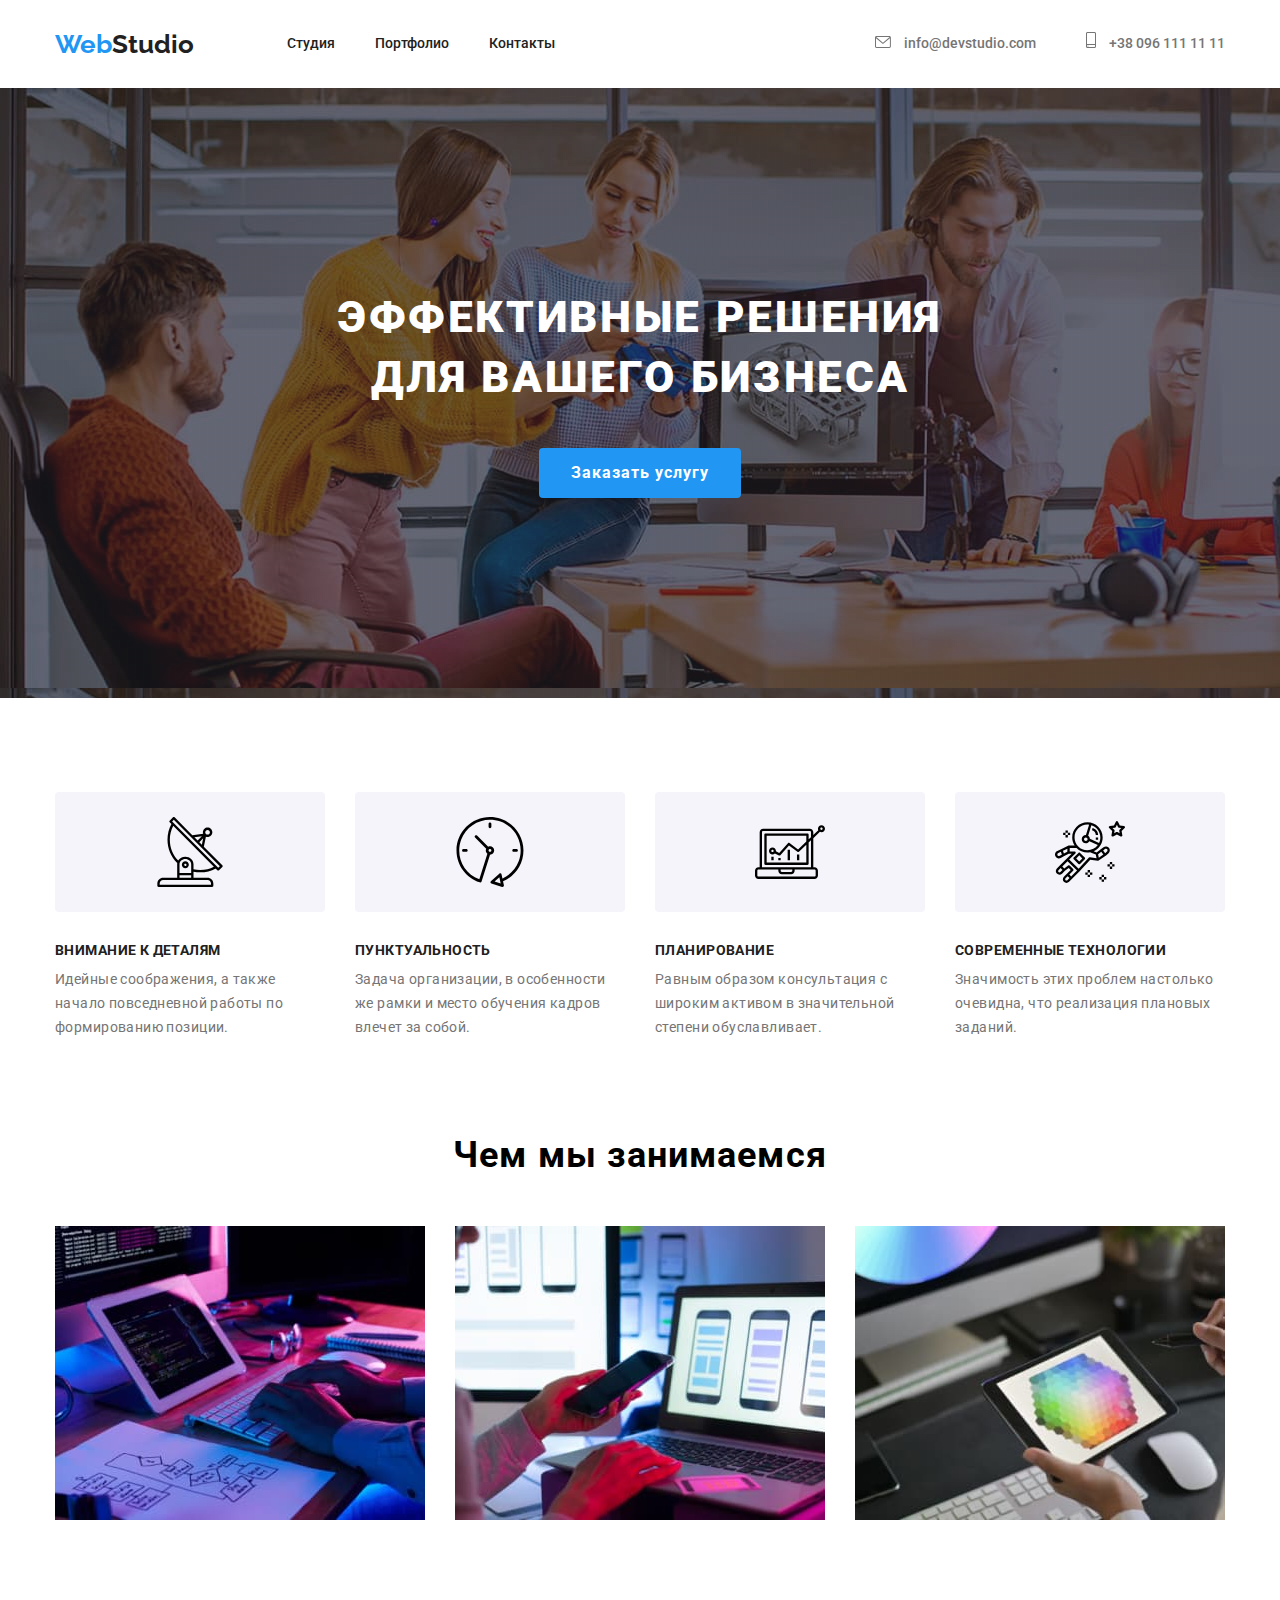
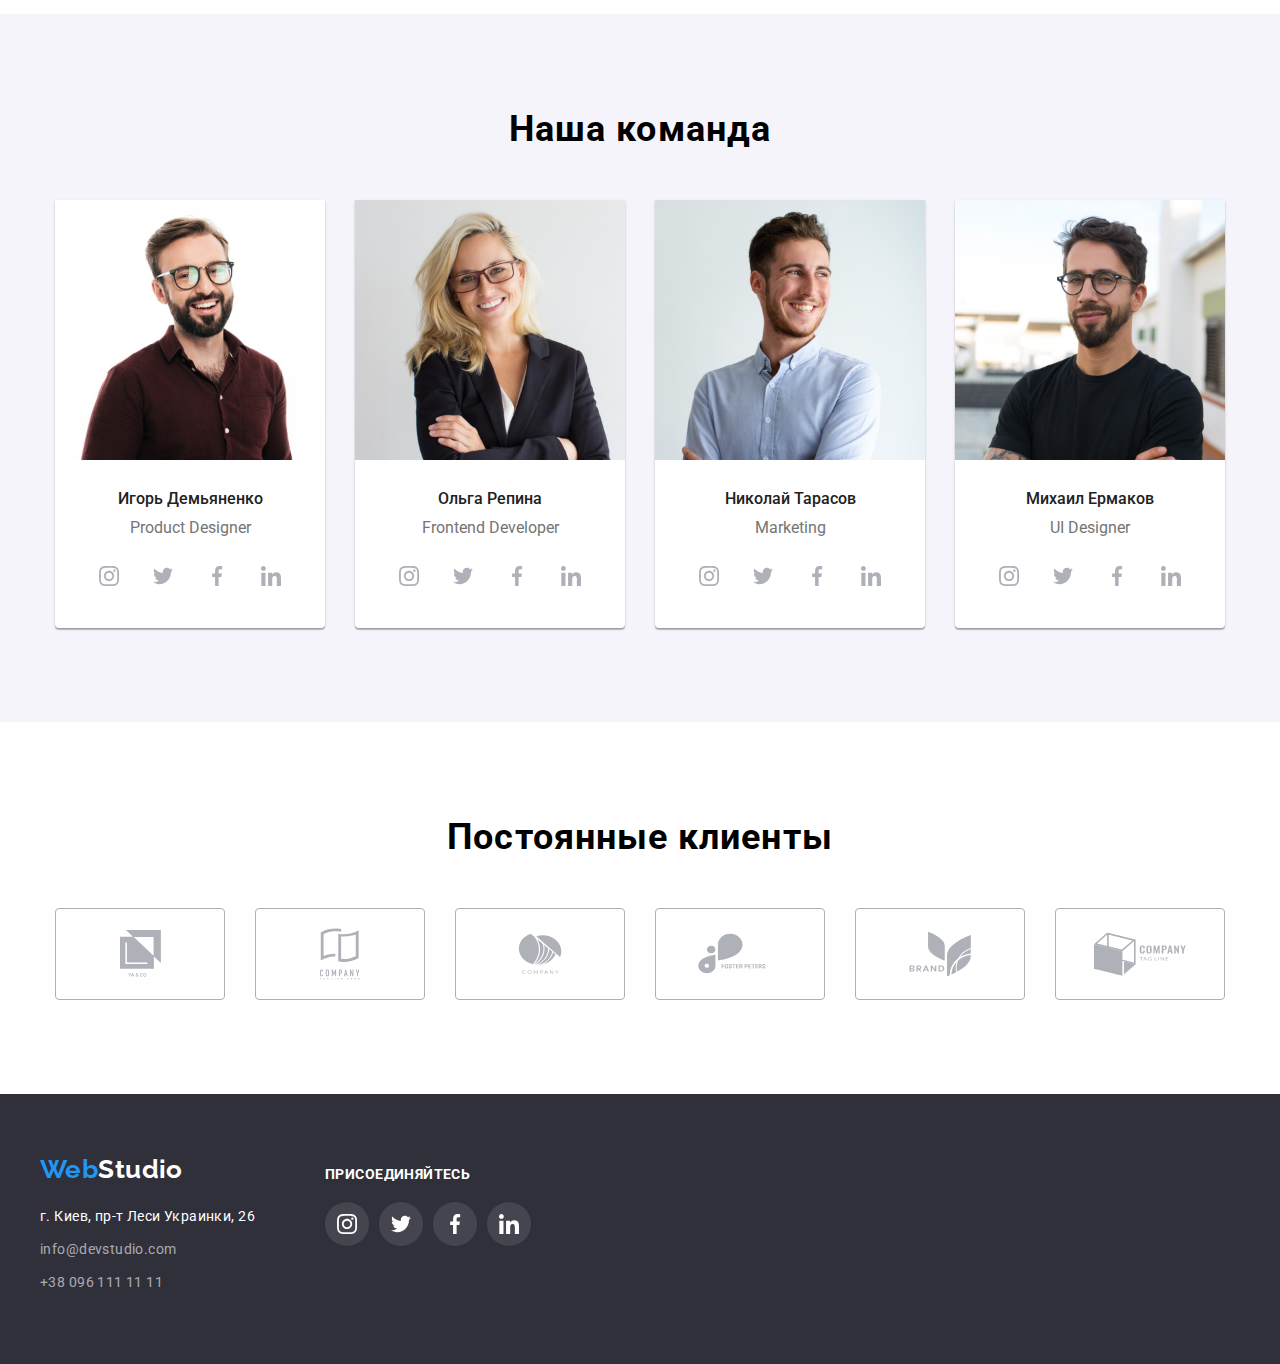
<file: index.html>
<!DOCTYPE html>
<html lang="uk">
  <head>
    <meta charset="UTF-8" />
    <meta name="viewport" content="width=device-width, initial-scale=1.0" />
    <title>Web Studio (Version 2.1)</title>
    <link rel="preconnect" href="https://fonts.googleapis.com">
<link rel="preconnect" href="https://fonts.gstatic.com" crossorigin>
<link rel="preconnect" href="https://fonts.googleapis.com">
<link rel="preconnect" href="https://fonts.gstatic.com" crossorigin>
<link href="https://fonts.googleapis.com/css2?family=Raleway:wght@700&family=Roboto:wght@400;500;700;900&display=swap" rel="stylesheet">
<link rel="stylesheet" href="https://cdnjs.cloudflare.com/ajax/libs/modern-normalize/1.1.0/modern-normalize.min.css">
<link rel="stylesheet" href="./css/styles.css">
  </head>

  <body>    
      <header>
      <div class="page-heder">      
        <a href="" class="logo"> <span>Web</span>Studio</a>
        <nav class="nav-heder">
        <ul class="nav-heder">
          <li class="item"><a class="list-nav" href="">Студия</a></li>
          <li class="item"><a class="list-nav"href="./portfolio.html">Портфолио</a></li>
          <li class="item"><a class="list-nav"href="">Контакты</a></li>
        </ul>
      </nav>
      <ul class="adress-header">
        <li class="item-adr">
          <a class="list-nav-adress"href="mailto:info@devstudio.com">
            <svg class="contact-icon" aria-hidden="true" width="16" height="12">
              <use href="./image/icons.svg/symbol-defs.svg#icon-letter"></use>
            </svg>
            info@devstudio.com</a></li>
        <li class="item-adr">
          <a class="list-nav-adress"href="tell:+3800961111111">
              <svg class="contact-icon" aria-hidden="true" width="10" height="16" >
              <use href="./image/icons.svg/symbol-defs.svg#icon-phon"></use>
            </svg>
            +38 096 111 11 11</a></li>
      </ul>
      </div>
    </header>    
    <main>
          <section class="hero">
          <h1 class="hero-title">Эффективные решения для вашего бизнеса</h1>
          <button class="button-hero" type="button">Заказать услугу</button>
        </section>
      <section class="paragraph"> 
        <div class="container-text"> 
        <ul class="text-list">
          <li class="list-text">            
               <div class="icon">        
              <svg class="icon-text">
              <use href="./image/icons.svg/symbol-defs.svg#icon-antenna">
              </svg>                             
            </div>       
            <h3 class="section-title">Внимание к деталям</h3>
            <p class="section-text">
              Идейные соображения, а также начало повседневной работы по
              формированию позиции.
            </p>
          </li>
          <li class="list-text">
            <div class="icon">
              <svg class="icon-text">
                  <use href="./image/icons.svg/symbol-defs.svg#icon-clock">
              </svg>
            </div>
            <h3 class="section-title">Пунктуальность</h3>
            <p class="section-text">
              Задача организации, в особенности же рамки и место обучения кадров
              влечет за собой.
            </p>
          </li>
          <li class="list-text">
            <div class="icon">
              <svg class="icon-text">
              <use href="./image/icons.svg/symbol-defs.svg#icon-computer">
              </svg>
            </div>   
            <h3 class="section-title">Планирование</h3>
            <p class="section-text">
              Равным образом консультация с широким активом в значительной
              степени обуславливает.
            </p>
          </li>
          <li class="list-text">
            <div class="icon">
              <svg class="icon-text">
              <use href="./image/icons.svg/symbol-defs.svg#icon-astronaut">
              </svg>
            </div>   
            <h3 class="section-title">Современные технологии</h3>
            <p class="section-text">
              Значимость этих проблем настолько очевидна, что реализация
              плановых заданий.
            </p>
          </li>
        </ul>
      </div>         
      </section>        
        <section class="activity">  
          <div class="conteiner-pictures"> 
        <h2 class="section-hero">Чем мы занимаемся</h2>        
        <ul class="pictures">
          <li class="pictures-list">     
              <img src="./image/img.jpg" alt="Ноутбук" width="370" />
            </li>
          <li class="pictures-list">            
              <img src="./image/img1.jpg" alt="Смартфон" width="370" />
          </li>
          <li class="pictures-list">
            <img src="./image/img2.jpg" alt="Планшет" width="370" />
          </li>
        </ul>
      </div>         
      </section>     
      <section class="people">
        <div class="cards">
        <h2 class="section-hero">Наша команда</h2>
        <ul class="employees">
          <li class="employees-people">
            <img src="./image/img3.jpg" alt="Игорь Демьяненко" width="270" />
            <div class="igor">
            <h3 class="name">Игорь Демьяненко</h3>
            <p class="work">Product Designer</p>
            <div class="social"> 
            <ul class="social-studio">
              <li class="nets-item">
                <a href="#" class="link-nets">
                  <svg class="icon-nets" width="20" height="20">
                    <use href="./image/icons.svg/symbol-defs.svg#icon-insta"></use>
                  </svg>                  
                </a>
              </li>
              <li class="nets-item">
                <a href="#" class="link-nets">
                  <svg class="icon-nets" width="20" height="20">
                    <use href="./image/icons.svg/symbol-defs.svg#icon-twitter"></use>
                  </svg>   
                </a>             
              </li>
              <li class="nets-item">
                <a href="#" class="link-nets">
                  <svg class="icon-nets" width="20" height="20">
                    <use href="./image/icons.svg/symbol-defs.svg#icon-fasebook"></use>
                  </svg>                  
                </a>
              </li>
              <li class="nets-item">
                <a href="#" class="link-nets">
                  <svg class="icon-nets" width="20" height="20">
                    <use href="./image/icons.svg/symbol-defs.svg#icon-linkedin"></use>
                  </svg>                  
                </a>
              </li>
            </ul>
          </div>
          </div>
          </li>
          <li class="employees-people">
            <img src="./image/img4.jpg" alt="Ольга Репина" width="270" />
            <div class="igor">
            <h3 class="name">Ольга Репина</h3>
            <p class="work">Frontend Developer</p>
            <div class="social"> 
              <ul class="social-studio">
                <li class="nets-item">
                  <a href="#" class="link-nets">
                    <svg class="icon-nets" width="20" height="20">
                      <use href="./image/icons.svg/symbol-defs.svg#icon-insta"></use>
                    </svg>                  
                  </a>
                </li>
                <li class="nets-item">
                  <a href="#" class="link-nets">
                    <svg class="icon-nets" width="20" height="20">
                      <use href="./image/icons.svg/symbol-defs.svg#icon-twitter"></use>
                    </svg>   
                  </a>             
                </li>
                <li class="nets-item">
                  <a href="#" class="link-nets">
                    <svg class="icon-nets" width="20" height="20">
                      <use href="./image/icons.svg/symbol-defs.svg#icon-fasebook"></use>
                    </svg>                  
                  </a>
                </li>
                <li class="nets-item">
                  <a href="#" class="link-nets">
                    <svg class="icon-nets" width="20" height="20">
                      <use href="./image/icons.svg/symbol-defs.svg#icon-linkedin"></use>
                    </svg>                  
                  </a>
                </li>
              </ul>
            </div>
          </div>
          </li>
          <li class="employees-people">
            <img src="./image/img5.jpg" alt="Николай Тарасов" width="270" />
            <div class="igor">
            <h3 class="name">Николай Тарасов</h3>
            <p class="work">Marketing</p>
            <div class="social"> 
              <ul class="social-studio">
                <li class="nets-item">
                  <a href="#" class="link-nets">
                    <svg class="icon-nets" width="20" height="20">
                      <use href="./image/icons.svg/symbol-defs.svg#icon-insta"></use>
                    </svg>                  
                  </a>
                </li>
                <li class="nets-item">
                  <a href="#" class="link-nets">
                    <svg class="icon-nets" width="20" height="20">
                      <use href="./image/icons.svg/symbol-defs.svg#icon-twitter"></use>
                    </svg>   
                  </a>             
                </li>
                <li class="nets-item">
                  <a href="#" class="link-nets">
                    <svg class="icon-nets" width="20" height="20">
                      <use href="./image/icons.svg/symbol-defs.svg#icon-fasebook"></use>
                    </svg>                  
                  </a>
                </li>
                <li class="nets-item">
                  <a href="#" class="link-nets">
                    <svg class="icon-nets" width="20" height="20">
                      <use href="./image/icons.svg/symbol-defs.svg#icon-linkedin"></use>
                    </svg>                  
                  </a>
                </li>
              </ul>
            </div>
          </div>
          </li>
          <li class="employees-people">
            <img src="./image/img6.jpg" alt="Михаил Ермаков" width="270" />
            <div class="igor">
            <h3 class="name"">Михаил Ермаков</h3>
            <p class="work">UI Designer</p>
            <div class="social"> 
              <ul class="social-studio">
                <li class="nets-item">
                  <a href="#" class="link-nets">
                    <svg class="icon-nets" width="20" height="20">
                      <use href="./image/icons.svg/symbol-defs.svg#icon-insta"></use>
                    </svg>                  
                  </a>
                </li>
                <li class="nets-item">
                  <a href="#" class="link-nets">
                    <svg class="icon-nets" width="20" height="20">
                      <use href="./image/icons.svg/symbol-defs.svg#icon-twitter"></use>
                    </svg>   
                  </a>             
                </li>
                <li class="nets-item">
                  <a href="#" class="link-nets">
                    <svg class="icon-nets" width="20" height="20">
                      <use href="./image/icons.svg/symbol-defs.svg#icon-fasebook"></use>
                    </svg>                  
                  </a>
                </li>
                <li class="nets-item">
                  <a href="#" class="link-nets">
                    <svg class="icon-nets" width="20" height="20">
                      <use href="./image/icons.svg/symbol-defs.svg#icon-linkedin"></use>
                    </svg>                  
                  </a>
                </li>
              </ul>
            </div>
          </div>
          </li>
        </ul>
      </div>
      </section>
        <section class="clients"> 
          <div class="clients-card">
             <h2 class="section-hero">Постоянные клиенты</h2>
             <ul class="compani">
              <li class="compani-card">
                <a href="#" class="link-clients">
                    <svg class="clients-compani" width="41" height="47">
                      <use href="./image/icons.svg/symbol-defs.svg#icon-client1"></use>
                    </svg>                  
                  </a>
              </li>
              <li class="compani-card">
                <a href="#" class="link-clients">
                    <svg class="clients-compani" width="40" height="52">
                      <use href="./image/icons.svg/symbol-defs.svg#icon-client2"></use>
                    </svg>                  
                  </a>
              </li>
              <li class="compani-card">
                <a href="#" class="link-clients">
                    <svg class="clients-compani" width="44" height="41">
                      <use href="./image/icons.svg/symbol-defs.svg#icon-client3"></use>
                    </svg>                  
                  </a>
              </li>
              <li class="compani-card">
                <a href="#" class="link-clients">
                    <svg class="clients-compani" width="84" height="41">
                      <use href="./image/icons.svg/symbol-defs.svg#icon-client4"></use>
                    </svg>                  
                  </a>
              </li>
              <li class="compani-card">
                <a href="#" class="link-clients">
                    <svg class="clients-compani" width="63" height="46">
                      <use href="./image/icons.svg/symbol-defs.svg#icon-client5"></use>
                    </svg>                  
                  </a>
              </li>
              <li class="compani-card">
                <a href="#" class="link-clients">
                    <svg class="clients-compani" width="94" height="44">
                      <use href="./image/icons.svg/symbol-defs.svg#icon-client6"></use>
                    </svg>                  
                  </a>
              </li>
             </ul>
          </div>
        </section> 
    </main> 
  
    <footer>
      <div class="container-footer">
      <div class="footer-map">
      <a href=""class="logo-footer"> <span>Web</span>Studio</a>
      <address>
        <ul>
          <li>
            <a class="adress-footer-map" href="https://bit.ly/3pXMvUd"
              target="_blank"
              rel="noopener noreferrer">г. Киев, пр-т Леси Украинки, 26</a>
          </li>
          <li>
            <a class="adress-footer" href="mailto:info@devstudio.com"
              >info@devstudio.com</a
            >
          </li>
          <li><a class="adress-footer" href="tel:+380961111111">+38 096 111 11 11</a></li>
        </ul>
      </address>
      </div>
      <div class="footer-icon">
        <h2 class="conect">Присоединяйтесь</h2>
        <ul class="social-studio">
                <li class="nets-footer">
                  <a href="#" class="link-footer">
                    <svg class="icon-nets" width="20" height="20">
                      <use href="./image/icons.svg/symbol-defs.svg#icon-insta"></use>
                    </svg>                  
                  </a>
                </li>
                <li class="nets-footer">
                  <a href="#" class="link-footer">
                    <svg class="icon-nets" width="20" height="20">
                      <use href="./image/icons.svg/symbol-defs.svg#icon-twitter"></use>
                    </svg>   
                  </a>             
                </li>
                <li class="nets-footer">
                  <a href="#" class="link-footer">
                    <svg class="icon-nets" width="20" height="20">
                      <use href="./image/icons.svg/symbol-defs.svg#icon-fasebook"></use>
                    </svg>                  
                  </a>
                </li>
                <li class="nets-footer">
                  <a href="#" class="link-footer">
                    <svg class="icon-nets" width="20" height="20">
                      <use href="./image/icons.svg/symbol-defs.svg#icon-linkedin"></use>
                    </svg>                  
                  </a>
                </li>
              </ul>
            </div>
          </div>
          </li> 
      </div>
    </footer>    
  </body>
</html>
</file>
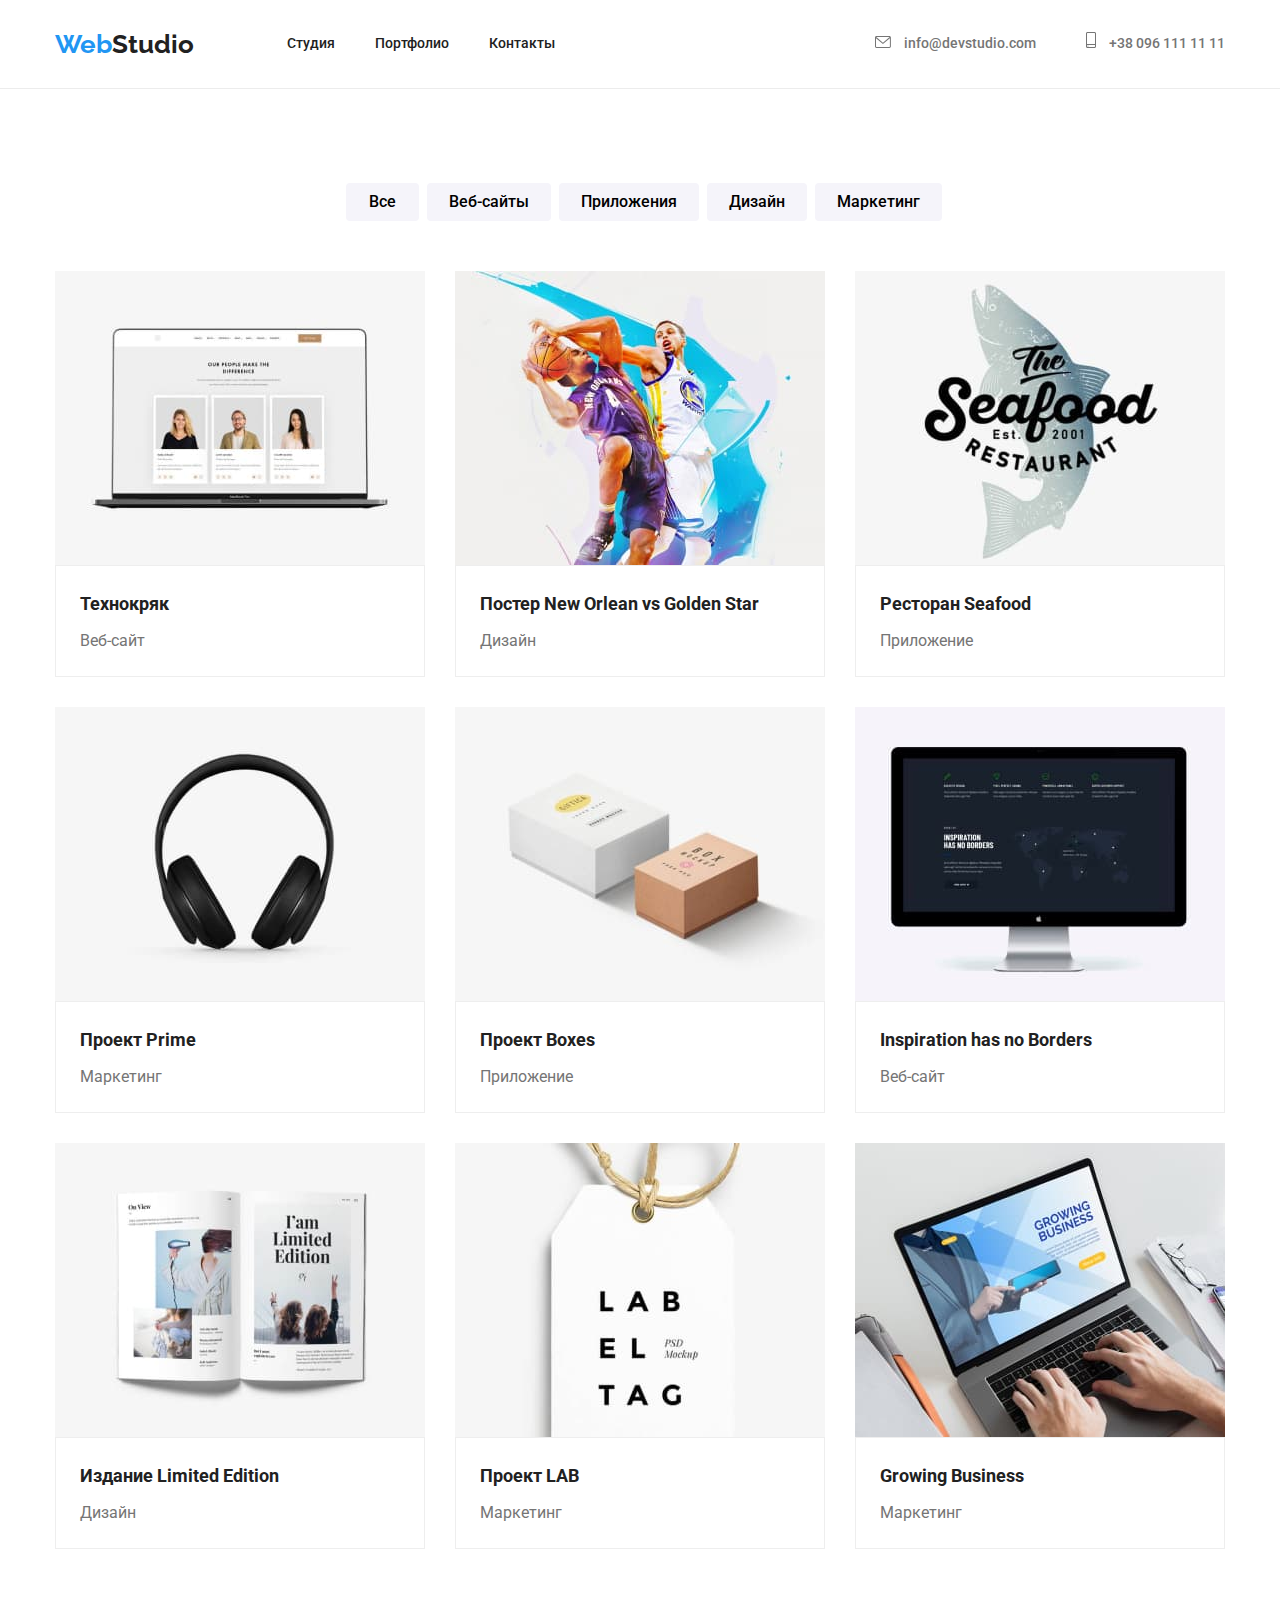
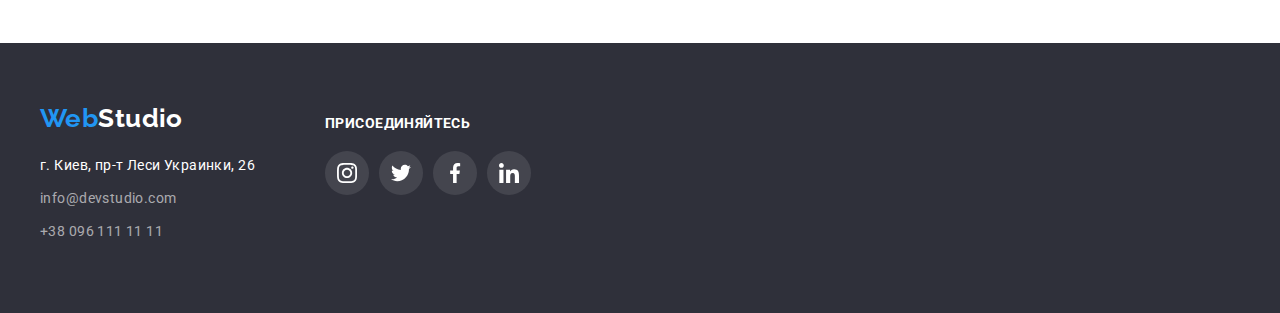
<file: portfolio.html>
<!DOCTYPE html>
<html lang="ru">
  <head>
    <meta charset="UTF-8" />
    <meta name="viewport" content="width=device-width, initial-scale=1.0" />
    <title>Web Studio (Version 2.1)</title>
    <link rel="preconnect" href="https://fonts.googleapis.com" />
    <link rel="preconnect" href="https://fonts.gstatic.com" crossorigin />
    <link rel="preconnect" href="https://fonts.googleapis.com" />
    <link rel="preconnect" href="https://fonts.gstatic.com" crossorigin />
    <link
      href="https://fonts.googleapis.com/css2?family=Raleway:wght@700&family=Roboto:wght@400;500;700;900&display=swap"
      rel="stylesheet"
    />
    <link
      rel="stylesheet"
      href="https://cdnjs.cloudflare.com/ajax/libs/modern-normalize/1.1.0/modern-normalize.min.css"
    />
    <link rel="stylesheet" href="./css/styles.css" />
  </head>

  <body>
    <header>
      <div class="page-heder">
        <a href="" class="logo"> <span>Web</span>Studio </a>
        <nav class="nav-heder">
          <ul class="nav-heder">
            <li class="item">
              <a class="list-nav" href="./index.html">Студия</a>
            </li>
            <li class="item"><a class="list-nav" href="">Портфолио</a></li>
            <li class="item"><a class="list-nav" href="">Контакты</a></li>
          </ul>
        </nav>
        <ul class="adress-header">
        <li class="item-adr">
          <a class="list-nav-adress"href="mailto:info@devstudio.com">
            <svg class="contact-icon" aria-hidden="true" width="16" height="12">
              <use href="./image/icons.svg/symbol-defs.svg#icon-letter"></use>
            </svg>
            info@devstudio.com</a></li>
        <li class="item-adr">
          <a class="list-nav-adress"href="tell:+3800961111111">
              <svg class="contact-icon" aria-hidden="true" width="10" height="16" >
              <use href="./image/icons.svg/symbol-defs.svg#icon-phon"></use>
            </svg>
            +38 096 111 11 11</a></li>
      </ul>
      </div>
      <div class="line"></div>
    </header>

    <main>
      <section class="portfolio">
      <div class="container-filtr" >       
          <h1 class="invisible">Фильтр</h1>
          <ul class="container-list">
            <li><button class="button-portfolio" type="button">Все</button></li>
            <li>
              <button class="button-portfolio" type="button">Веб-сайты</button>
            </li>
            <li>
              <button class="button-portfolio" type="button">Приложения</button>
            </li>
            <li>
              <button class="button-portfolio" type="button">Дизайн</button>
            </li>
            <li>
              <button class="button-portfolio" type="button">Маркетинг</button>
            </li>
          </ul>
      </div>
      <div class="container-portfolio">
          <ul class="container">
            <li class="container-element">
              <img src="./image/img7.jpg" alt="Технокряк" width="370" />
              <div class="cards-portfolio">
              <h2 class="title-portfolio">Технокряк</h2>
              <p class="text-portfolio">Веб-сайт</p>
            </div>
            </li>
            <li class="container-element">
              <img
                src="./image/img8.jpg" alt="Постер New Orlean vs Golden Star"
                width="370"/>
              <div class="cards-portfolio">
              <h2 class="title-portfolio">Постер New Orlean vs Golden Star</h2>
              <p class="text-portfolio">Дизайн</p>
            </div>
            </li>
            <li class="container-element">
              <img src="./image/img9.jpg" alt="Ресторан Seafood" width="370" />
              <div class="cards-portfolio">
              <h2 class="title-portfolio">Ресторан Seafood</h2>
              <p class="text-portfolio">Приложение</p>
              </div>
            </li>
            <li class="container-element">
              <img src="./image/img10.jpg" alt="Проект Prime" width="370" />
              <div class="cards-portfolio">
              <h2 class="title-portfolio">Проект Prime</h2>
              <p class="text-portfolio">Маркетинг</p>
              </div>
            </li>
            <li class="container-element">
              <img src="./image/img11.jpg" alt="Проект Boxes" width="370" />
              <div class="cards-portfolio">
              <h2 class="title-portfolio">Проект Boxes</h2>
              <p class="text-portfolio">Приложение</p>
              </div>
            </li>
            <li class="container-element">
              <img src="./image/img12.jpg" alt="Inspiration has no Borders"  width="370"/>
              <div class="cards-portfolio">
              <h2 class="title-portfolio">Inspiration has no Borders</h2>
              <p class="text-portfolio">Веб-сайт</p>
            </div>
            </li>
            <li class="container-element">
              <img src="./image/img13.jpg" alt="Издание Limited Edition" width="370"/>
              <div class="cards-portfolio">
              <h2 class="title-portfolio">Издание Limited Edition</h2>
              <p class="text-portfolio">Дизайн</p>
              </div>
            </li>
            <li class="container-element">
              <img src="./image/img14.jpg" alt="Проект LAB" width="370" />
              <div class="cards-portfolio">
              <h2 class="title-portfolio">Проект LAB</h2>
              <p class="text-portfolio">Маркетинг</p>
              </div>
            </li>
            <li class="container-element">
              <img src="./image/img15.jpg" alt="Growing Business" width="370" />
              <div class="cards-portfolio">
              <h2 class="title-portfolio">Growing Business</h2>
              <p class="text-portfolio">Маркетинг</p>
            </div>
            </li>
          </ul>        
    </div>
  </section>
    </main>

     <footer>
      <div class="container-footer">
      <div class="footer-map">
      <a href=""class="logo-footer"> <span>Web</span>Studio</a>
      <address>
        <ul>
          <li>
            <a class="adress-footer-map" href="https://bit.ly/3pXMvUd"
              target="_blank"
              rel="noopener noreferrer">г. Киев, пр-т Леси Украинки, 26</a>
          </li>
          <li>
            <a class="adress-footer" href="mailto:info@devstudio.com"
              >info@devstudio.com</a
            >
          </li>
          <li><a class="adress-footer" href="tel:+380961111111">+38 096 111 11 11</a></li>
        </ul>
      </address>
      </div>
      <div class="footer-icon">
        <h2 class="conect">Присоединяйтесь</h2>
        <ul class="social-studio">
                <li class="nets-footer">
                  <a href="#" class="link-footer">
                    <svg class="icon-nets" width="20" height="20">
                      <use href="./image/icons.svg/symbol-defs.svg#icon-insta"></use>
                    </svg>                  
                  </a>
                </li>
                <li class="nets-footer">
                  <a href="#" class="link-footer">
                    <svg class="icon-nets" width="20" height="20">
                      <use href="./image/icons.svg/symbol-defs.svg#icon-twitter"></use>
                    </svg>   
                  </a>             
                </li>
                <li class="nets-footer">
                  <a href="#" class="link-footer">
                    <svg class="icon-nets" width="20" height="20">
                      <use href="./image/icons.svg/symbol-defs.svg#icon-fasebook"></use>
                    </svg>                  
                  </a>
                </li>
                <li class="nets-footer">
                  <a href="#" class="link-footer">
                    <svg class="icon-nets" width="20" height="20">
                      <use href="./image/icons.svg/symbol-defs.svg#icon-linkedin"></use>
                    </svg>                  
                  </a>
                </li>
              </ul>
            </div>
          </div>
          </li> 
      </div>
    </footer>    
  </body>
</html>
</file>
<file: css/styles.css>
:root {
    --primary-text-color: #212121;
    --title-text-color: #212121;
    --accent-color: #2196F3;
    --font-family-primary: 'Roboto',
        sans-serif;
    --font-family-title: 'Playfair Display',
        serif;
}

html {
    scroll-behavior: smooth;
    box-sizing: border-box;
}

a {
    text-decoration: none;
    display: inline-block;
}

h1,
h2,
h3,
p {
    margin: 0;
}

img {
    display: block;
    max-width: 100%;
    height: auto;
}

body {
    font-size: 14px;
    line-height: 1.71;
    font-family: var(--font-family-primary);
    font-weight: 400;
    
}

footer {
    padding-top: 60px;
    padding-bottom: 60px;
    letter-spacing: 0.03em;
    background-color: #2F303A;
}

.page-heder {
    display: flex;
    margin-left: auto;
    margin-right: auto;
    width: 1200px;
    padding-right: 15px;
    padding-left: 15px;
    align-items: center;
}

.line {
    border-bottom: 1px solid #ECECEC;
    ;
}

.nav-heder {
    display: flex;

}

.pictures {
    display: flex;
    width: 1200px;
    margin-left: auto;
    margin-right: auto;
    align-items: center;
}

.pictures-list {
    display: flex;
    margin-right: 30px;
}

.conteiner-pictures {
    width: 1200px;
    margin-left: auto;
    margin-right: auto;
    align-items: center;
    padding-left: 15px;
    padding-right: 15px;
}

.activity {
    padding-bottom: 94px;
}

.nav-heder .item+.item {
    margin-left: 40px;
}

.list-nav-adress: {
    padding-top: 30px;
    padding-bottom: 30px;

}

.adress-header {
    display: flex;
    margin-left: auto;
}

.item-adr {
    margin-right: 50px;
}

.item-adr:last-child {
    margin-right: 0px;
}

.paragraph {
    padding-top: 94px;
    padding-bottom: 94px;


}

.container-text {
    width: 1200px;
    margin-left: auto;
    margin-right: auto;
    display: flex;
    align-items: center;
    padding-left: 15px;
    padding-right: 15px;
}


.igor {
    padding-top: 30px;
    padding-bottom: 30px;
}


.hero {
    padding-top: 200px;
    padding-bottom: 200px;
}

.cards {
    width: 1200px;
    margin-right: auto;
    margin-left: auto;
    padding-left: 15px;
    padding-right: 15px;    
}

.people {
    padding-bottom: 94px;
    padding-top: 94px;
    background-color: #F5F4FA;
}

.section-text {
    color: #757575;
    font-weight: 400;
    font-size: 14px;
    line-height: 1.71;
}

.text-list {
    display: flex;
}

.list-text {
    width: 270px;
    letter-spacing: 0.03em;
    
}

.list-text:not(:last-child) {
    margin-right: 30px;
}

.section-title {
    color: var(--primary-text-color);
    font-style: normal;
    font-weight: 700;
    font-size: 14px;
    line-height: 1.17;
    letter-spacing: 0.03em;
    text-transform: uppercase;
    margin-bottom: 10px;
}

.logo {
    display: flex;
    align-items: center;
    color: var(--primary-text-color);
    font-family: Raleway, sans-serif;
    font-weight: 700;
    Font-size: 26px;
    line-height: 1.714;
    margin-right: 93px;
}

.logo-footer {
    color: #FFFFFF;
    font-family: Raleway, sans-serif;
    font-weight: 700;
    Font-size: 26px;
    line-height: 1.19;
    margin-bottom: 20px;
    display: block;
}

span {
    color: #2196F3;

}

ul {
    list-style: none;
    padding: 0px;
    margin: 0px;
}

.hero-title {

    color: #FFFFFF;
    font-weight: 900;
    font-size: 44px;
    line-height: 1.36;
    text-transform: uppercase;
    margin-top: 0px;
    margin-bottom: 40px;
    width: 696px;
    height: 120px;
    margin-left: auto;
    margin-right: auto;
    letter-spacing: 0.06em;
}

.section-hero {
    text-align: center;
    font-weight: 700;
    font-size: 36px;
    line-height: 1.17;
    letter-spacing: 0.03em;
    margin-left: auto;
    margin-right: auto;
    margin-bottom: 50px;
    
}

.button-portfolio {
    background-color: #f5f4fa;
    font-family: inherit;
    font-weight: 500;
    font-size: 16px;
    line-height: 1.62;
    display: inline-block;
    padding: 6px 22px;
    border: transparent;
    border-radius: 4px;
    min-width: 73px;
    margin-left: 8px;
    border-radius: 4px;

}

.button-portfolio:hover,
.button-portfolio:focus {
    background-color: var(--accent-color);
    color: #FFFFFF;
    box-shadow: 0px 3px 1px rgba(0, 0, 0, 0.1), 0px 1px 2px rgba(0, 0, 0, 0.08), 0px 2px 2px rgba(0, 0, 0, 0.12);
    
}

.title-portfolio {
    font-weight: 700;
    font-size: 18px;
    line-height: 2;
    color: var(--title-text-color);

}

.text-portfolio {
    font-weight: 400;
    font-size: 16px;
    line-height: 1.88;
    color: #757575;
    margin-top: 4px;
}

.hero {
    background-color: #2F303A;
    text-align: center;
    background-image: linear-gradient(to right,
            rgba(47, 48, 58, 0.4),
            rgba(47, 48, 58, 0.4)),
        url("../image/hero.jpg");


}


.button-hero {
    background-color: var(--accent-color);
    color: #FFFFFF;
    font-family: 'Roboto';
    font-style: normal;
    font-weight: 700;
    font-size: 16px;
    line-height: 1.88;
    display: inline-block;
    align-items: center;
    text-align: center;
    letter-spacing: 0.06em;
    border-radius: 4px;
    padding: 10px 32px;
    min-width: 200px;
    border: transparent;
}

.button-hero:hover,
.button-hero:focus {
    background-color: #188ce8;
    color: #FFFFF;
}

.employees {
    display: flex;
}

.employees-people {
    margin-left: 0px;
    border-radius: 0px 0px 4px 4px;
    box-shadow: 0px 1px 3px rgb(0 0 0 / 12%), 0px 1px 1px rgb(0 0 0 / 14%), 0px 2px 1px rgb(0 0 0 / 20%);
    width: 270px;
    background: #FFFFFF;
}

.employees-people:not(:last-child) {
    margin-right: 30px;
}

.list-nav {
    color: var(--primary-text-color);
    font-family: Roboto, sans-serif;
    font-weight: 500;
    padding-top: 32px;
    padding-bottom: 32px;
    display: block;
}

.list-nav:hover,
.list-nav:focus {
    color: var(--accent-color);
}

.list-nav-adress {
    color: #757575;
    font-weight: 500;
    font-size: 14px;
    line-height: 1.14;
}

.list-nav-adress:hover,
.list-nav-adress:focus {
    color: var(--accent-color);
}

.adress-header: {
    display: flex;
}

.invisible {
    display: none;
}

.container-portfolio {
    width: 1200px;
    padding-left: 15px;
    padding-right: 15px;
    margin-right: auto;
    margin-left: auto;
}

.container-list {
    display: flex;
    justify-content: center;

}

.container-filtr {
    margin-left: auto;
    margin-right: auto;
    margin-bottom: 50px;

}

.portfolio {
    padding-top: 94px;
    padding-bottom: 94px;
}

.container {
    display: flex;
    flex-wrap: wrap;
    gap: 30px;
}

.container-element {
    width: 370px;

}

.container-element:nth-child(3n) {
    margin-right: 0px;

}

.container-element:hover,
.container-element:focus {
    background: #FFFFFF;
    
    box-shadow: 0px 1px 1px rgba(0, 0, 0, 0.12), 0px 4px 4px rgba(0, 0, 0, 0.06), 1px 4px 6px rgba(0, 0, 0, 0.16);;
}

.cards-portfolio {
    padding-bottom: 20px;
    border: 1px solid #EEEEEE;
    padding-top: 20px;
    padding-left: 24px;
    padding-right: 24px;

}

.container::nth-child(7) {
    margin-bottom: 0px;
}

.container::nth-child(8) {
    margin-bottom: 0px;
}

.container::nth-child(9) {
    margin-bottom: 0px;
}


.adress-footer {
    color: rgba(255, 255, 255, 0.6);
    font-family: inherit;
    font-weight: 400;
    font-size: 14px;
    line-height: 1, 71;
    font-style: normal;
    /* margin-left: 37px; */
    margin-bottom: 9px;
}

.adress-footer:hover,
.adress-footer:focus {
    color: var(--accent-color);
}

.adress-footer-map {
    color: #FFFFFF;
    font-style: normal;
    font-weight: 400;
    font-size: 14px;
    line-height: 1.71;
    /* margin-left: 37px; */
    margin-bottom: 9px;
}

.container-footer {
    display: flex;
    width: 1200px;
    margin-left: auto;
    margin-right: auto;
    padding: 0;
}


.name {
    color: var(--primary-text-color);
    font-weight: 500;
    font-size: 16px;
    line-height: 1.17;
    margin-bottom: 10px;
    text-align: center;
}

.work {
    color: #757575;
    font-weight: 400;
    font-size: 16px;
    line-height: 1.17;
    text-align: center;
}

.contact-icon {
    margin-right: 10px;
    fill: currentcolor;
}

.list-nav-adress:hover .contact-icon {
    fill: var(--accent-color);

}
.list-nav-adress: {
    display: flex;
    align-items: center;
    justify-content: center;
}
.social-studio {
    display: flex;
    justify-content: center;
    margin-top: 16px;

}

.link-nets {
    display: flex;
    justify-content: center;
    align-items: center;
    fill: #AFB1B8;    
    height: 44px;
    width: 44px;
    background-position: center;
    border-radius: 50px;
}




.link-nets:hover,
.link-nets:focus {
    fill: #FFFFFF;
    background-color: var(--accent-color);
}


.nets-item+.nets-item {
    margin-left: 10px;
}

.icon {

    display: flex;
    justify-content: center;
    align-items: center;
    width: 270px;
    height: 120px;
    margin-bottom: 30px;
    border: none;
    border-radius: 4px;
    background: #F5F4FA;
     
}
.icon-text {
    width: 70px;
    height: 70px;
}



.compani {
    display: flex;
}

.link-clients {
    display: flex;
    align-items: center;
    justify-content: center;
    border: 1px solid #AFB1B8;
    border-radius: 4px;
    width: 170px;
    height: 92px;
    fill: #AFB1B8;
}

.compani-card+.compani-card {
    margin-left: 30px;
}

.clients-card {
    width: 1200px;
    margin-right: auto;
    margin-left: auto;
    padding-left: 15px;
    padding-right: 15px;
}

.clients {
    padding-bottom: 94px;
    padding-top: 94px;
}

.link-clients:hover,
.link-clients:focus {
    fill: var(--accent-color);
    border: 1px solid #2196F3;
    /* border-radius: 4px; */
}

.footer {
    display: flex;
}

.link-footer {
    display: flex;
    justify-content: center;
    align-items: center;
    fill: #FFFFFF;
    height: 44px;
    width: 44px;
    border-radius: 50px;
    background: rgba(255, 255, 255, 0.1);
}


.link-footer:hover,
.link-footer:focus {
    background-color: var(--accent-color);
}
.nets-footer+.nets-footer {
    margin-left: 10px;
}

.footer-icon {
    display: block;
    padding-top: 0px;
    margin-left: 70px;
}

.conect {
    font-weight: 700;
    font-size: 14px;
    line-height: 16px;
    letter-spacing: 0.03em;
    text-transform: uppercase;
    color: #FFFFFF;
    margin-top: 12px;
    margin-bottom: 20px;
}
</file>
